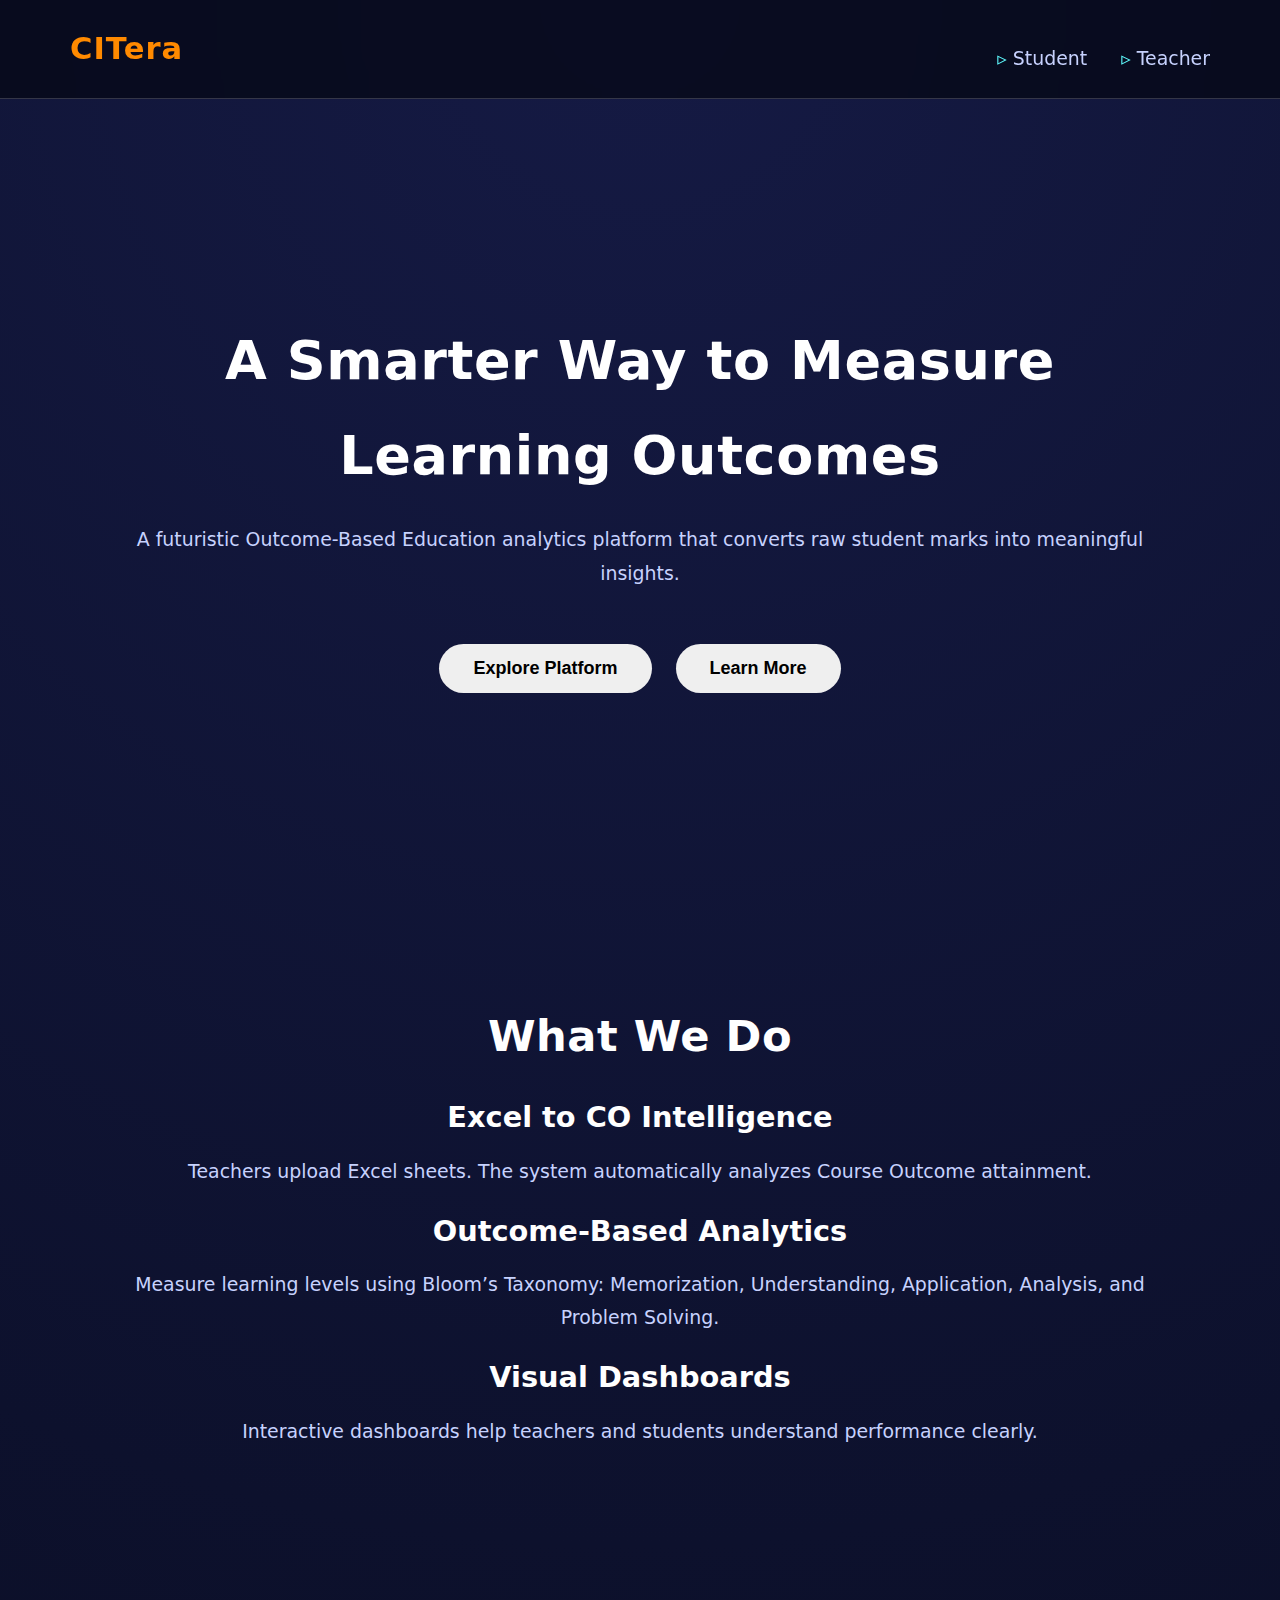
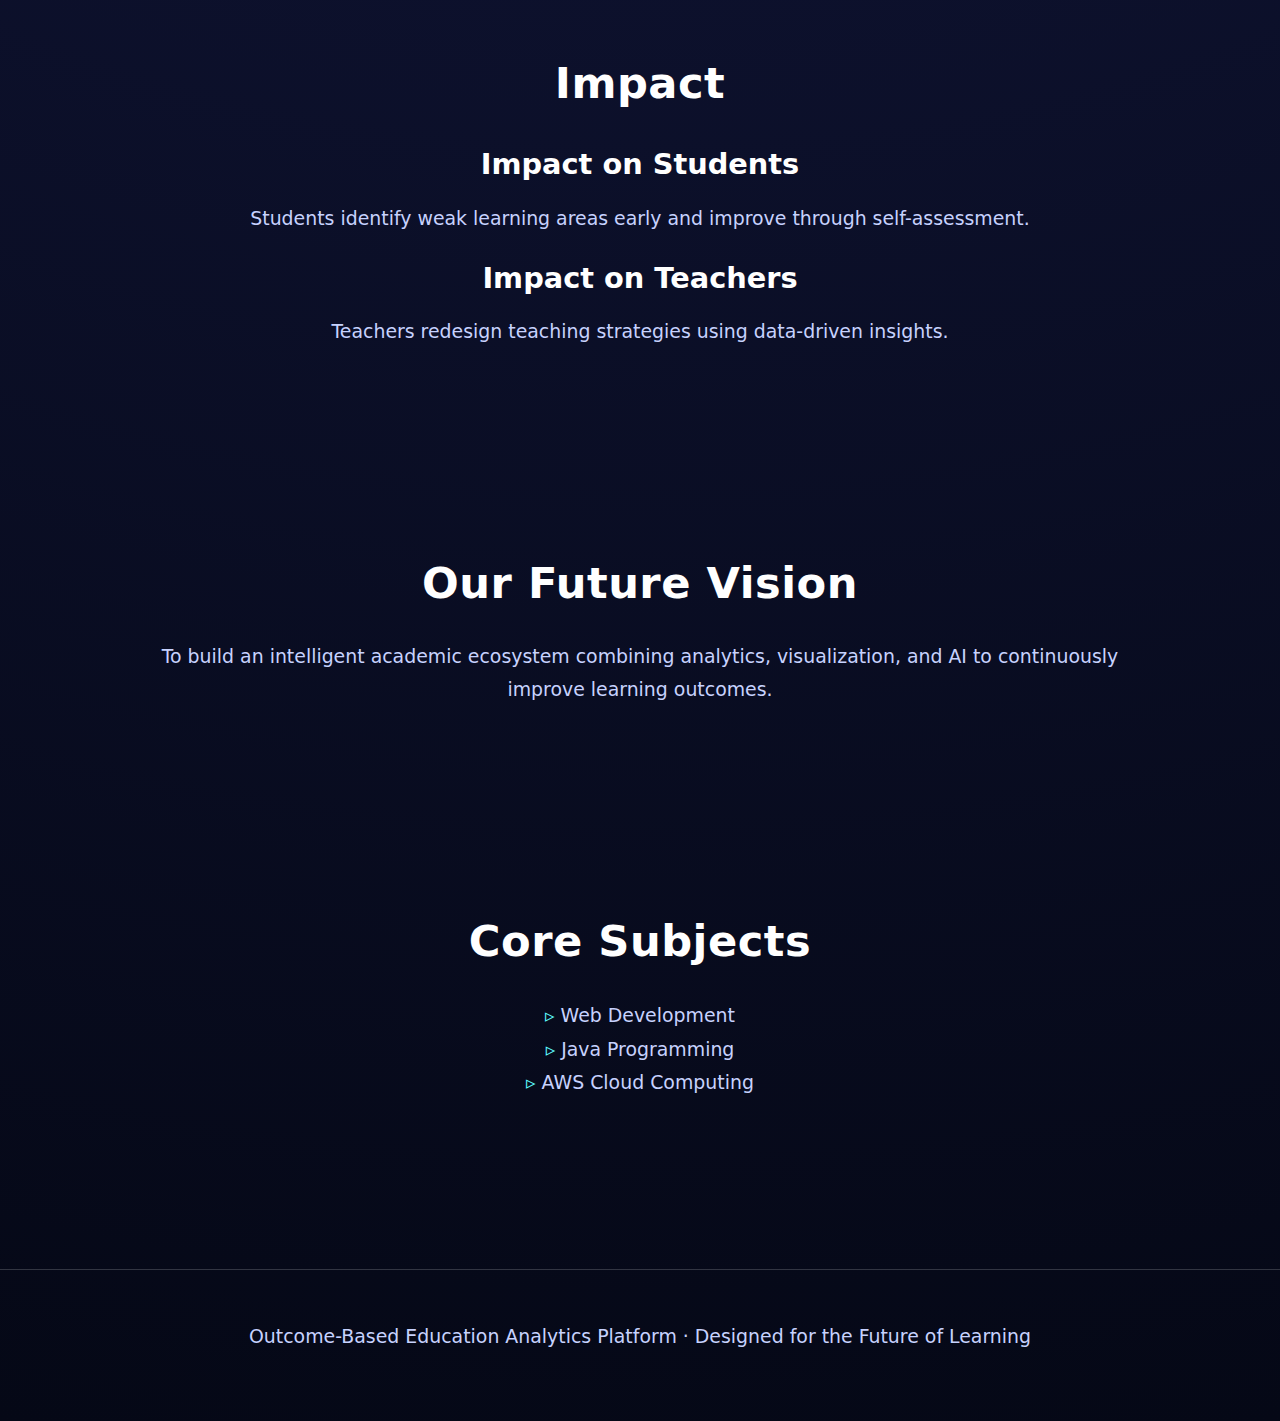
<file: index.html>
<!DOCTYPE html>
<html lang="en">

<head>
    <meta charset="UTF-8">
    <title>OBE Analytics Platform</title>
    <link rel="stylesheet" href="styleindex.css">
</head>

<body class="home">

    <!-- Navigation -->
    <header>
        <nav>
            <div class="logo">CITera</div>
            <ul class="nav-links">
                <li><a href="student.html">Student</a></li>
                <li><a href="teacher.html">Teacher</a></li>

            </ul>
        </nav>
    </header>

    <!-- Hero Section -->
    <section class="hero">
        <h1>A Smarter Way to Measure Learning Outcomes</h1>
        <p>
            A futuristic Outcome-Based Education analytics platform that converts
            raw student marks into meaningful insights.
        </p>
        <div class="hero-actions">
            <button>Explore Platform</button>
            <button>Learn More</button>
        </div>
    </section>

    <!-- What We Do -->
    <section class="what-we-do">
        <h2>What We Do</h2>

        <article>
            <h3>Excel to CO Intelligence</h3>
            <p>
                Teachers upload Excel sheets. The system automatically analyzes
                Course Outcome attainment.
            </p>
        </article>

        <article>
            <h3>Outcome-Based Analytics</h3>
            <p>
                Measure learning levels using Bloom’s Taxonomy:
                Memorization, Understanding, Application, Analysis, and Problem Solving.
            </p>
        </article>

        <article>
            <h3>Visual Dashboards</h3>
            <p>
                Interactive dashboards help teachers and students understand
                performance clearly.
            </p>
        </article>
    </section>

    <!-- Impact -->
    <section class="impact">
        <h2>Impact</h2>

        <div class="impact-student">
            <h3>Impact on Students</h3>
            <p>
                Students identify weak learning areas early and improve through
                self-assessment.
            </p>
        </div>

        <div class="impact-teacher">
            <h3>Impact on Teachers</h3>
            <p>
                Teachers redesign teaching strategies using data-driven insights.
            </p>
        </div>
    </section>

    <!-- Future Vision -->
    <section class="future-vision">
        <h2>Our Future Vision</h2>
        <p>
            To build an intelligent academic ecosystem combining analytics,
            visualization, and AI to continuously improve learning outcomes.
        </p>
    </section>

    <!-- Subjects -->
    <section class="subjects">
        <h2>Core Subjects</h2>
        <ul>
            <li>Web Development</li>
            <li>Java Programming</li>
            <li>AWS Cloud Computing</li>
        </ul>
    </section>

    <!-- Footer -->
    <footer>
        <p>
            Outcome-Based Education Analytics Platform · Designed for the Future of Learning
        </p>
    </footer>

</body>

</html>
</file>
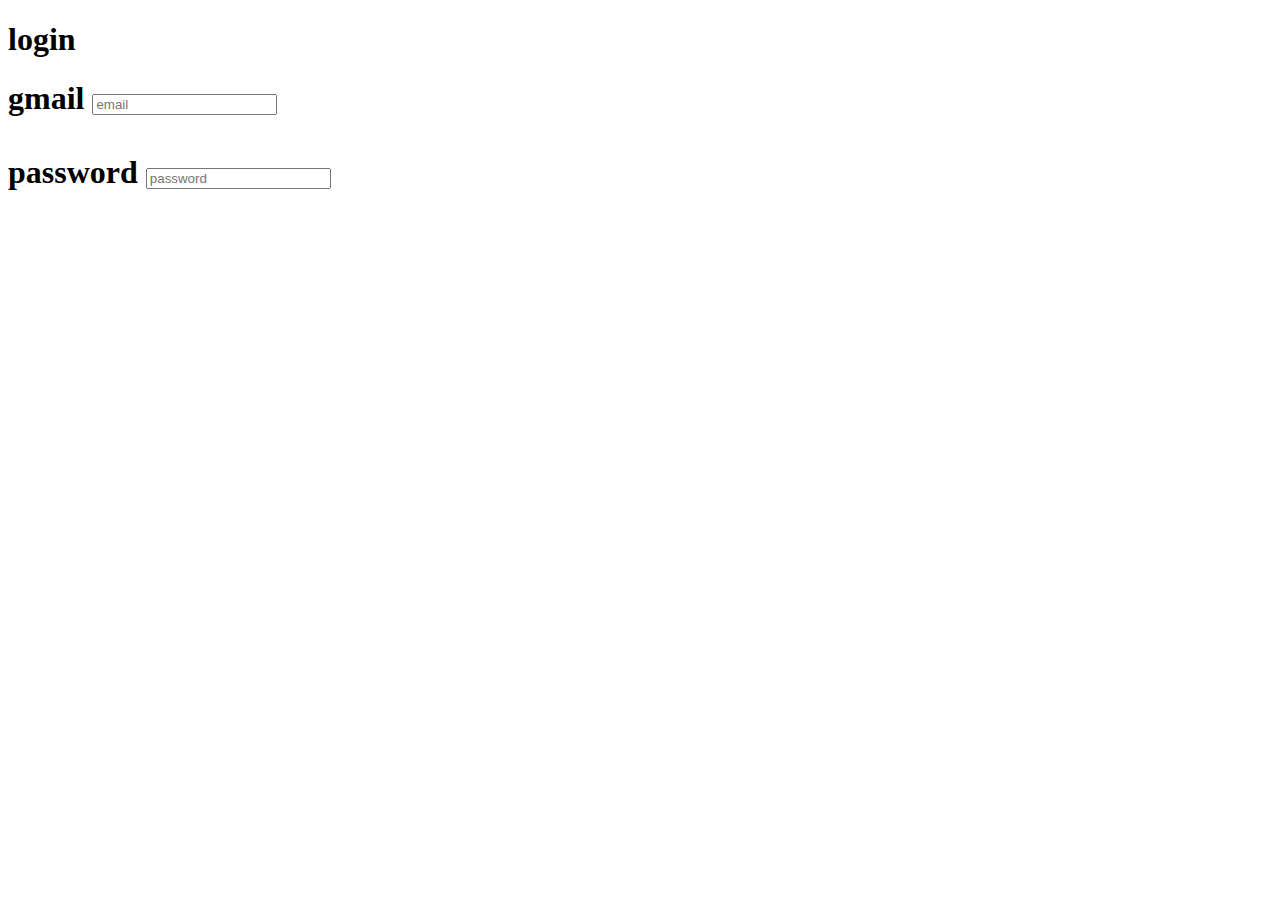
<file: login.html>
<!DOCTYPE html>
<html>

<head>
    <title>login</title>
    <link rel="style" href="styleindex.css">
</head>

<body>
    <h1>login<h1>
            <form>
                <label>gmail</label>
                <input type="email" id="email" placeholder="email">
                <br><br>

                <label>password</label>
                <input type="password" id="password" placeholder="password">
            </form>

</body>

</html>
</file>
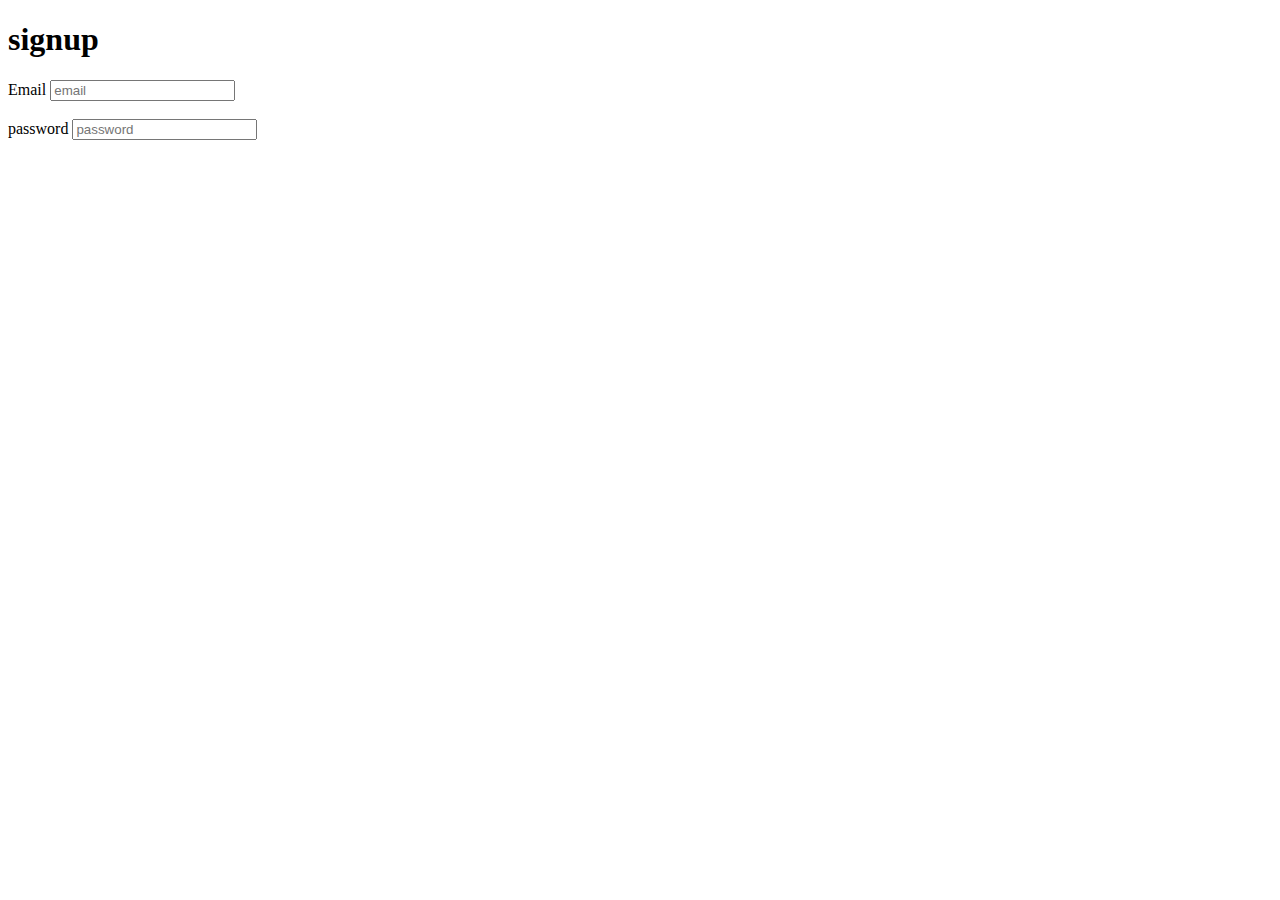
<file: signup.html>
<!DOCTYPE html>
<html>

<head>
    <title>login</title>
    <link rel="style" href="styleindex.css">
</head>

<body>
    <h1>signup</h1>
    <label for="email">Email</label>
    <input id="email" type="email" placeholder="email">
    <br><br>
    <label for="password">password</label>
    <input type="password" id="password" placeholder="password">
</body>

</html>
</file>
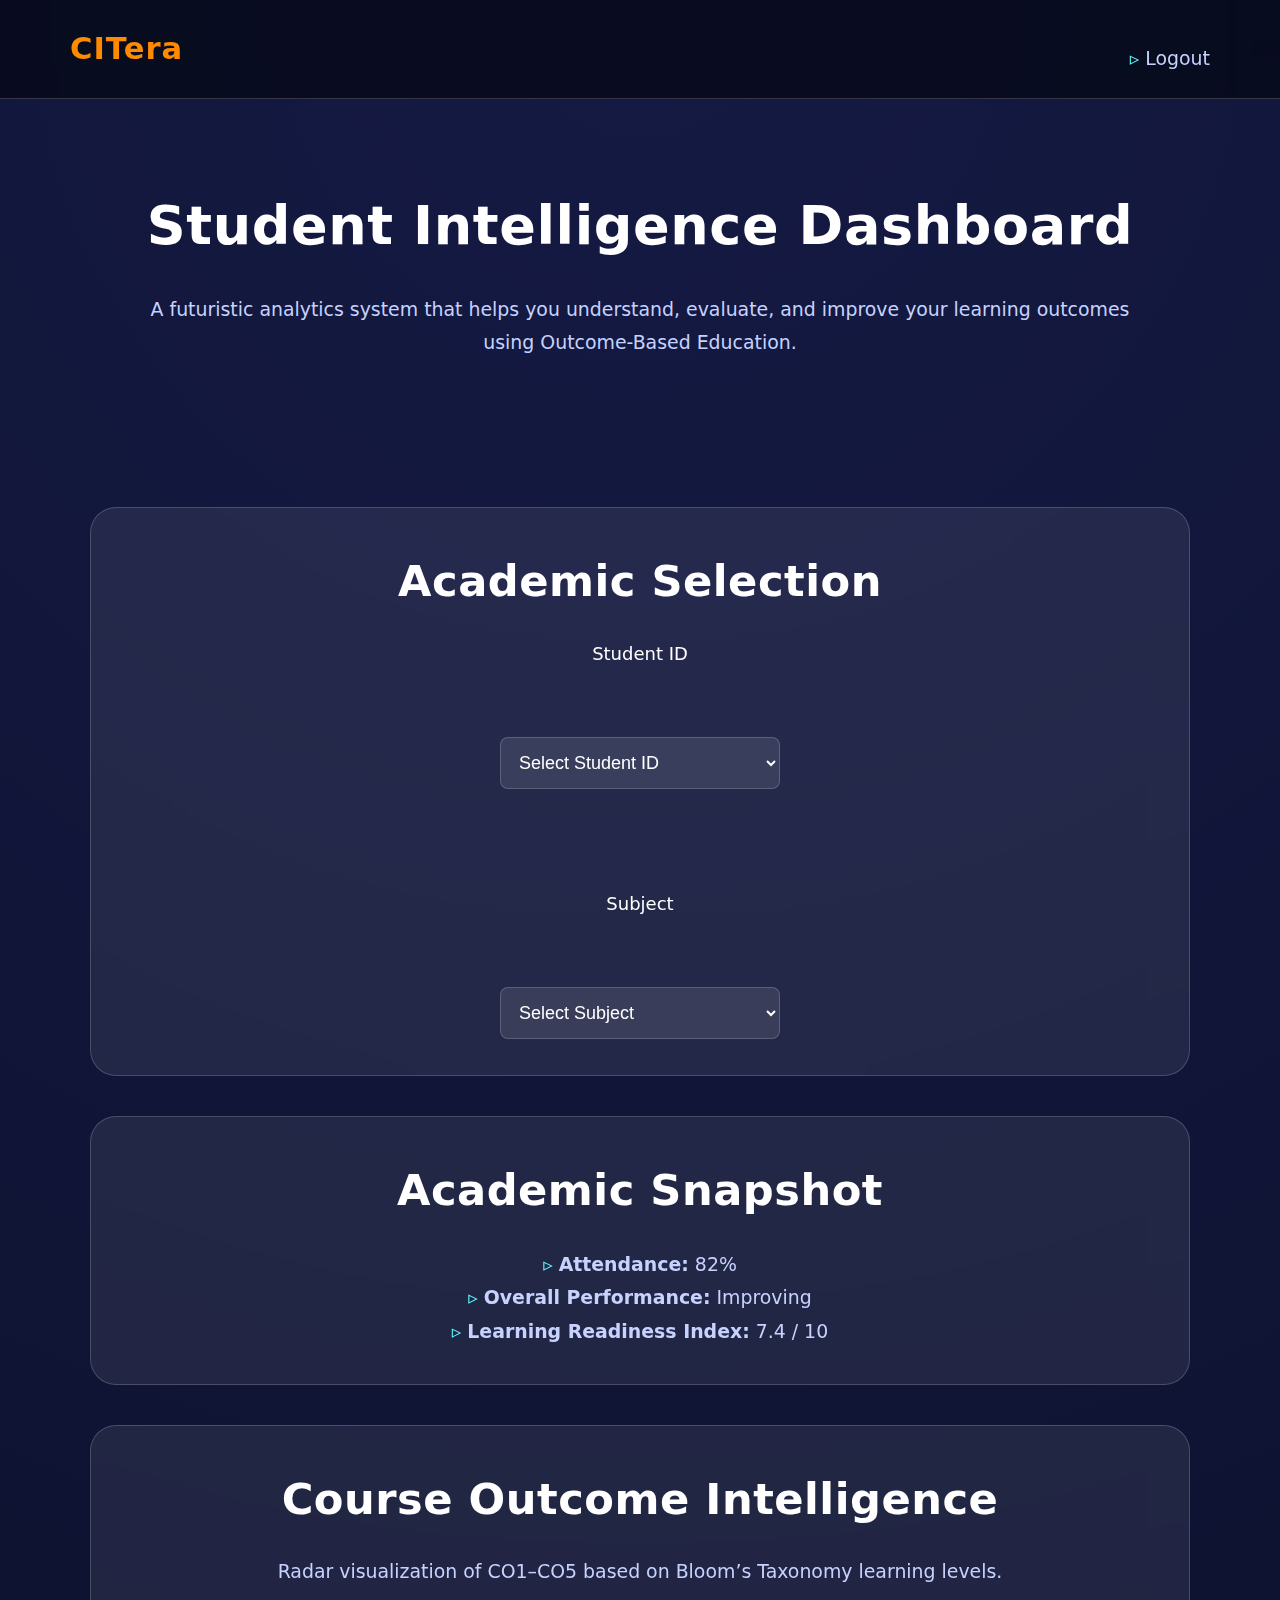
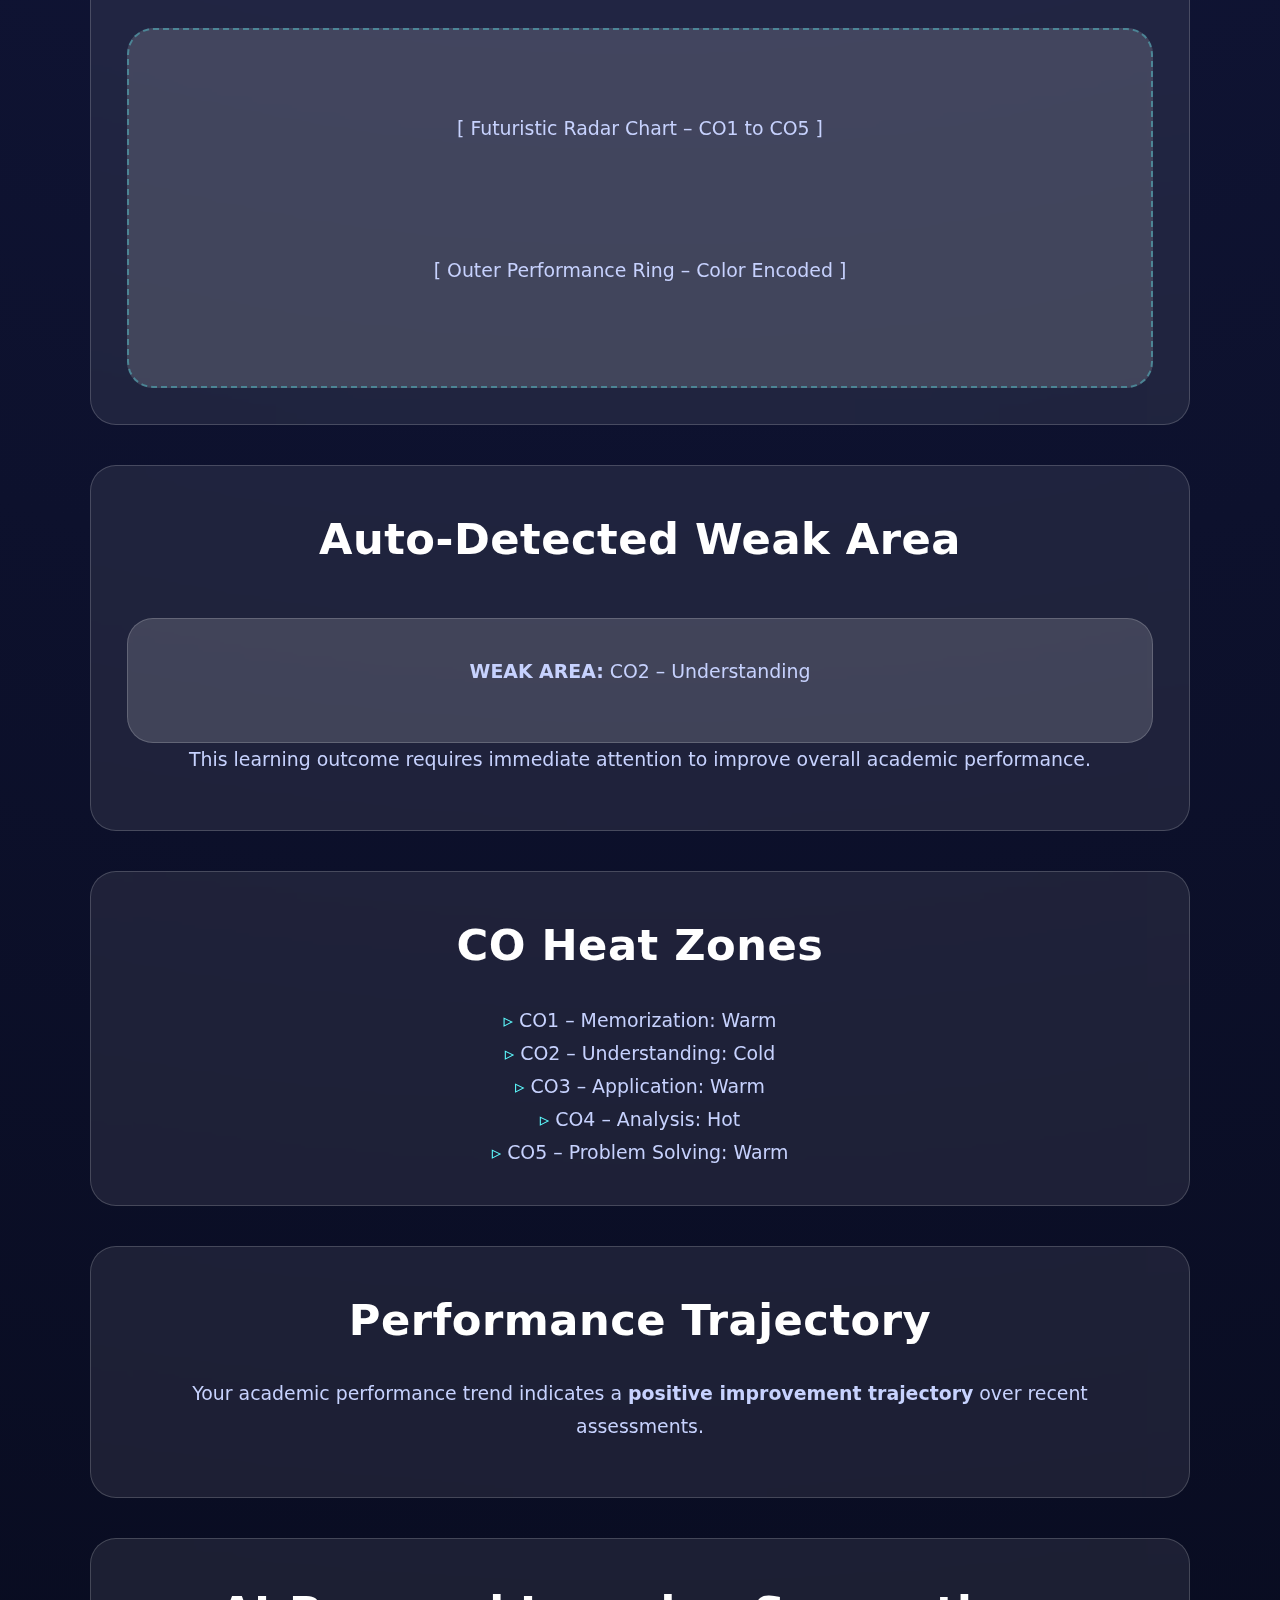
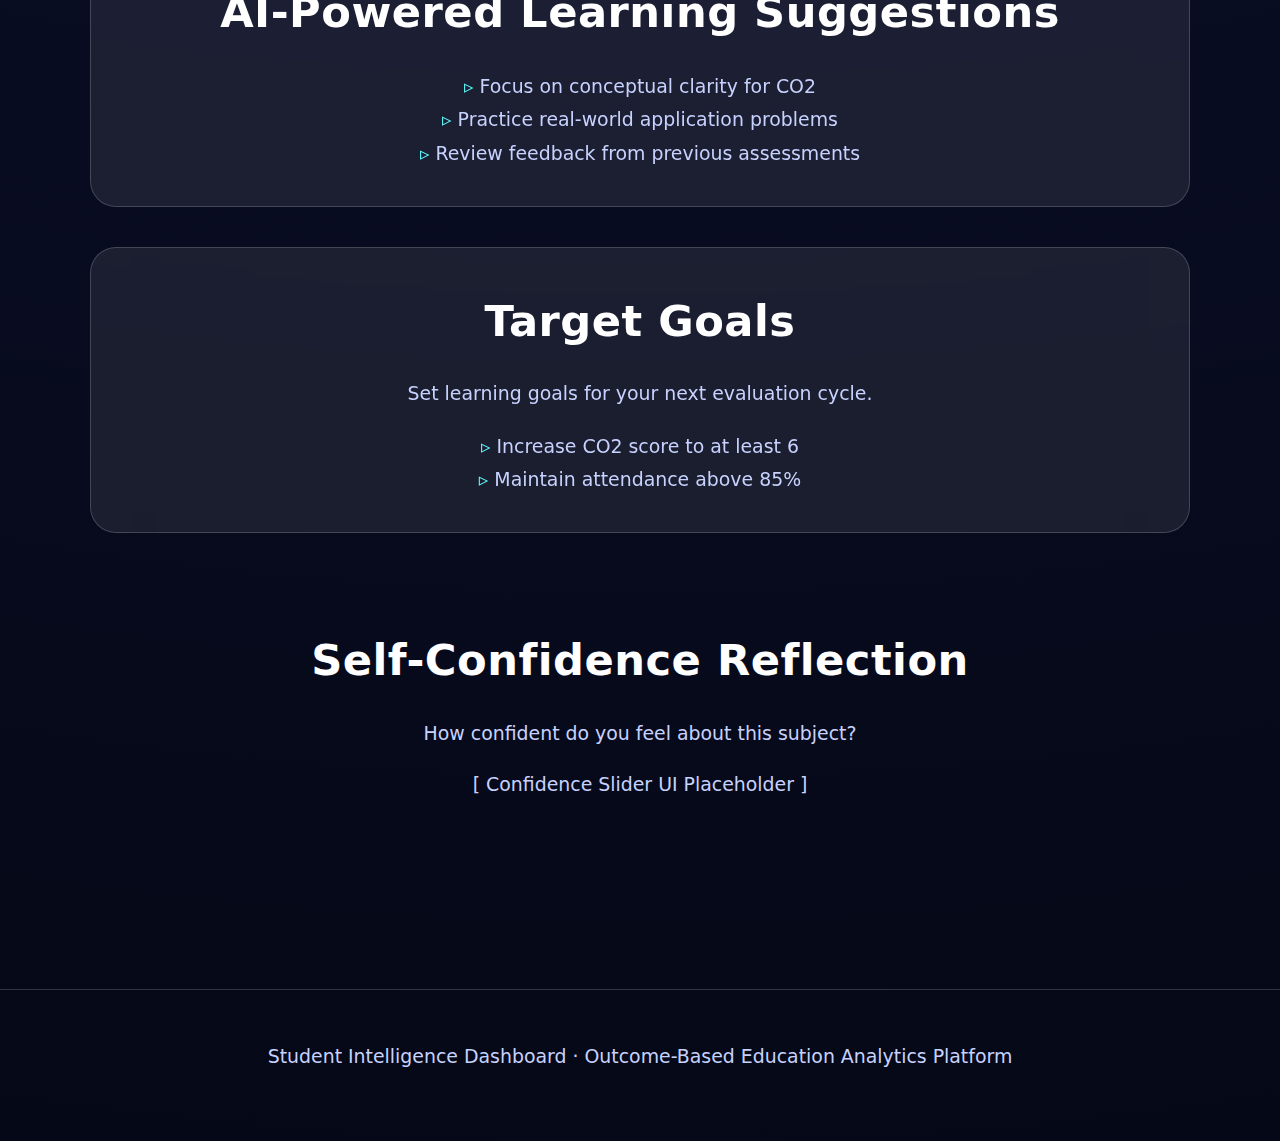
<file: student.html>
<!DOCTYPE html>
<html lang="en">

<head>
    <meta charset="UTF-8">
    <title>Student Dashboard | OBE Analytics</title>
    <link rel="stylesheet" href="styleindex.css">
</head>

<body class="student-dashboard">

    <!-- ============ NAVIGATION ============ -->
    <header>
        <nav>
            <div class="logo">CITera</div>
            <ul class="nav-links">

                <li><a href="index.html">Logout</a></li>
            </ul>
        </nav>
    </header>

    <!-- ============ PAGE INTRO ============ -->
    <section class="dashboard-header">
        <h1>Student Intelligence Dashboard</h1>
        <p>
            A futuristic analytics system that helps you understand, evaluate,
            and improve your learning outcomes using Outcome-Based Education.
        </p>
    </section>

    <!-- ============ SELECTION PANEL ============ -->
    <section class="selection-panel">
        <h2>Academic Selection</h2>

        <form>
            <label>Student ID</label><br>
            <select>
                <option>Select Student ID</option>
                <option>STU001</option>
                <option>STU002</option>
            </select>

            <br><br>

            <label>Subject</label><br>
            <select>
                <option>Select Subject</option>
                <option>Web Development</option>
                <option>Java Programming</option>
                <option>AWS Cloud Computing</option>
            </select>
        </form>
    </section>

    <!-- ============ STUDENT STATUS ============ -->
    <section class="student-status">
        <h2>Academic Snapshot</h2>

        <ul>
            <li><strong>Attendance:</strong> 82%</li>
            <li><strong>Overall Performance:</strong> Improving</li>
            <li><strong>Learning Readiness Index:</strong> 7.4 / 10</li>
        </ul>
    </section>

    <!-- ============ CO RADAR ANALYTICS ============ -->
    <section class="co-analytics">
        <h2>Course Outcome Intelligence</h2>

        <p>
            Radar visualization of CO1–CO5 based on Bloom’s Taxonomy learning levels.
        </p>

        <div class="chart-placeholder">
            <p>[ Futuristic Radar Chart – CO1 to CO5 ]</p>
            <p>[ Outer Performance Ring – Color Encoded ]</p>
        </div>
    </section>

    <!-- ============ WEAK CO AI DETECTION ============ -->
    <section class="weak-co">
        <h2>Auto-Detected Weak Area</h2>

        <div class="alert-box">
            <p><strong>WEAK AREA:</strong> CO2 – Understanding</p>
        </div>

        <p>
            This learning outcome requires immediate attention to
            improve overall academic performance.
        </p>
    </section>

    <!-- ============ CO HEAT ZONES ============ -->
    <section class="co-heatmap">
        <h2>CO Heat Zones</h2>

        <ul>
            <li>CO1 – Memorization: Warm</li>
            <li>CO2 – Understanding: Cold</li>
            <li>CO3 – Application: Warm</li>
            <li>CO4 – Analysis: Hot</li>
            <li>CO5 – Problem Solving: Warm</li>
        </ul>
    </section>

    <!-- ============ PERFORMANCE TRAJECTORY ============ -->
    <section class="trajectory">
        <h2>Performance Trajectory</h2>

        <p>
            Your academic performance trend indicates a
            <strong>positive improvement trajectory</strong>
            over recent assessments.
        </p>
    </section>

    <!-- ============ AI LEARNING SUGGESTIONS ============ -->
    <section class="ai-suggestions">
        <h2>AI-Powered Learning Suggestions</h2>

        <ul>
            <li>Focus on conceptual clarity for CO2</li>
            <li>Practice real-world application problems</li>
            <li>Review feedback from previous assessments</li>
        </ul>
    </section>

    <!-- ============ GOAL SETTING ============ -->
    <section class="goal-setting">
        <h2>Target Goals</h2>

        <p>
            Set learning goals for your next evaluation cycle.
        </p>

        <ul>
            <li>Increase CO2 score to at least 6</li>
            <li>Maintain attendance above 85%</li>
        </ul>
    </section>

    <!-- ============ SELF-CONFIDENCE METER ============ -->
    <section class="confidence-meter">
        <h2>Self-Confidence Reflection</h2>

        <p>
            How confident do you feel about this subject?
        </p>

        <p>[ Confidence Slider UI Placeholder ]</p>
    </section>

    <!-- ============ FOOTER ============ -->
    <footer>
        <p>
            Student Intelligence Dashboard · Outcome-Based Education Analytics Platform
        </p>
    </footer>

</body>

</html>
</file>
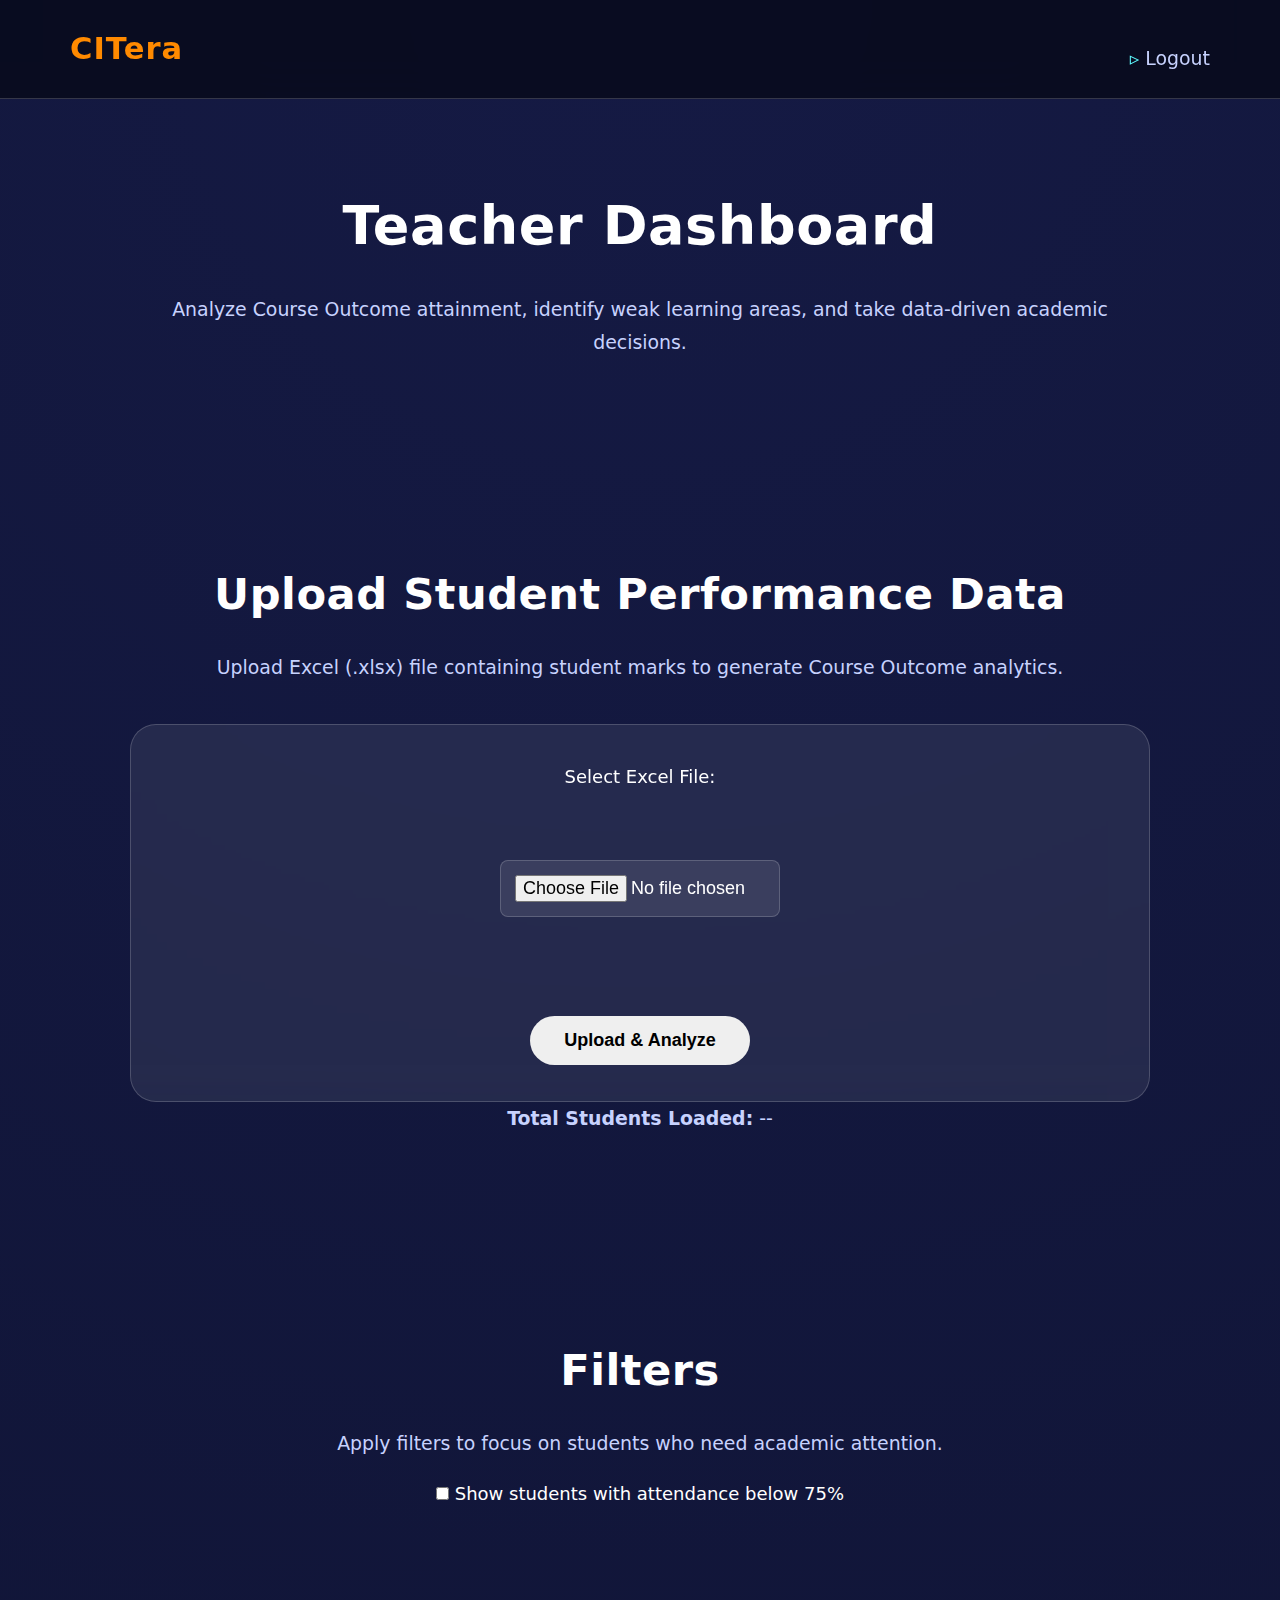
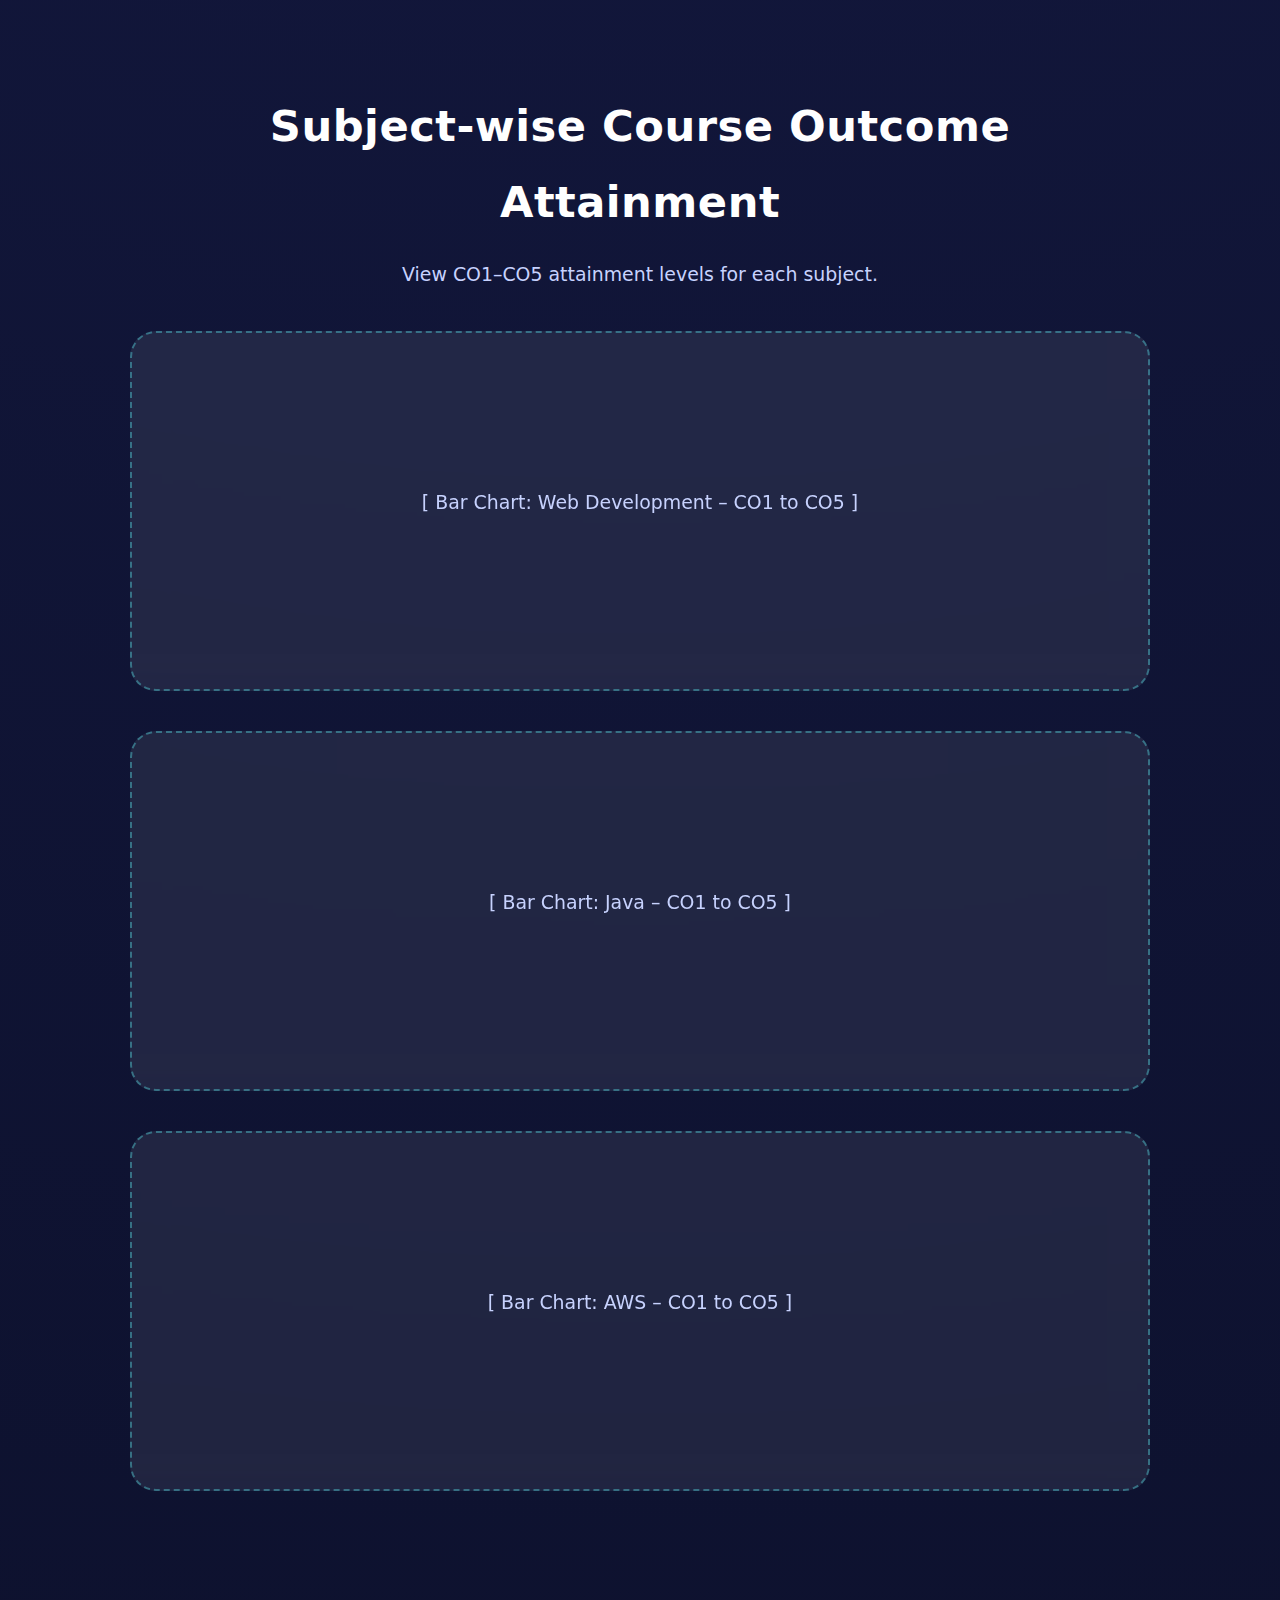
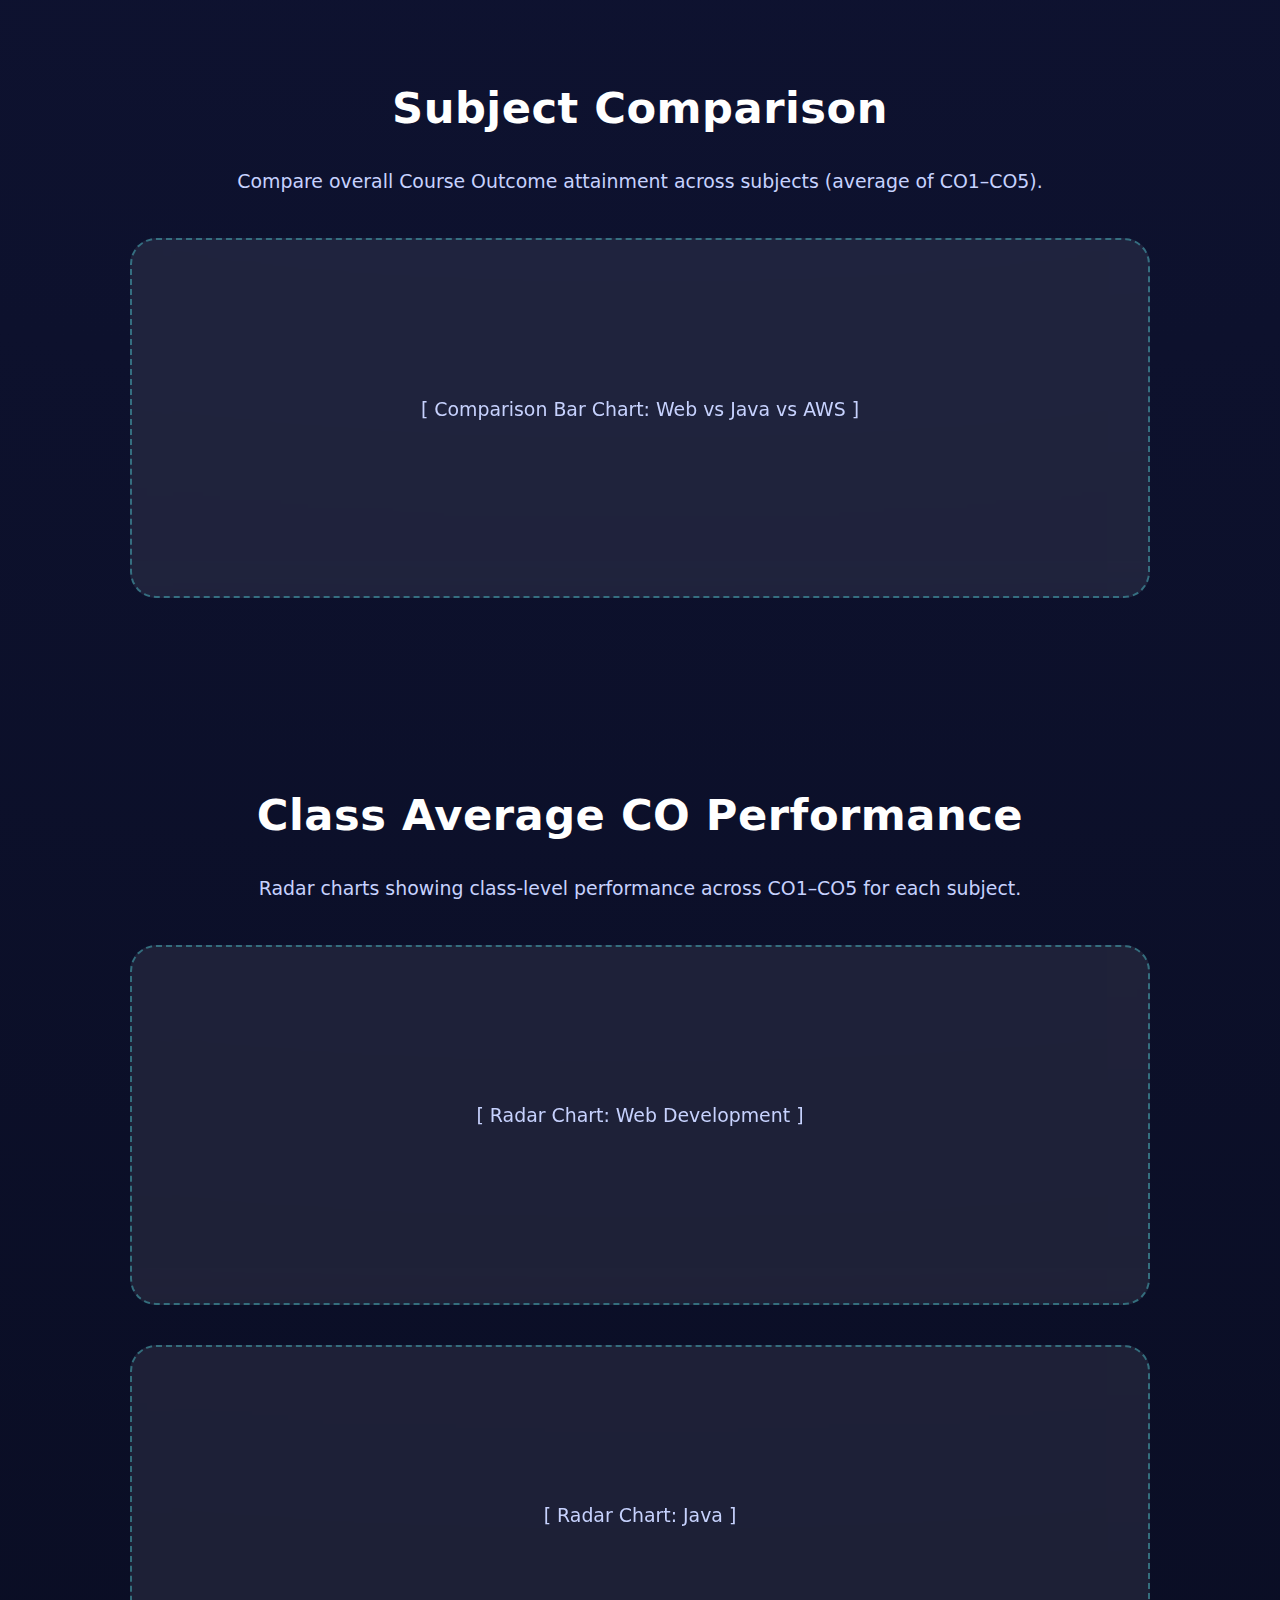
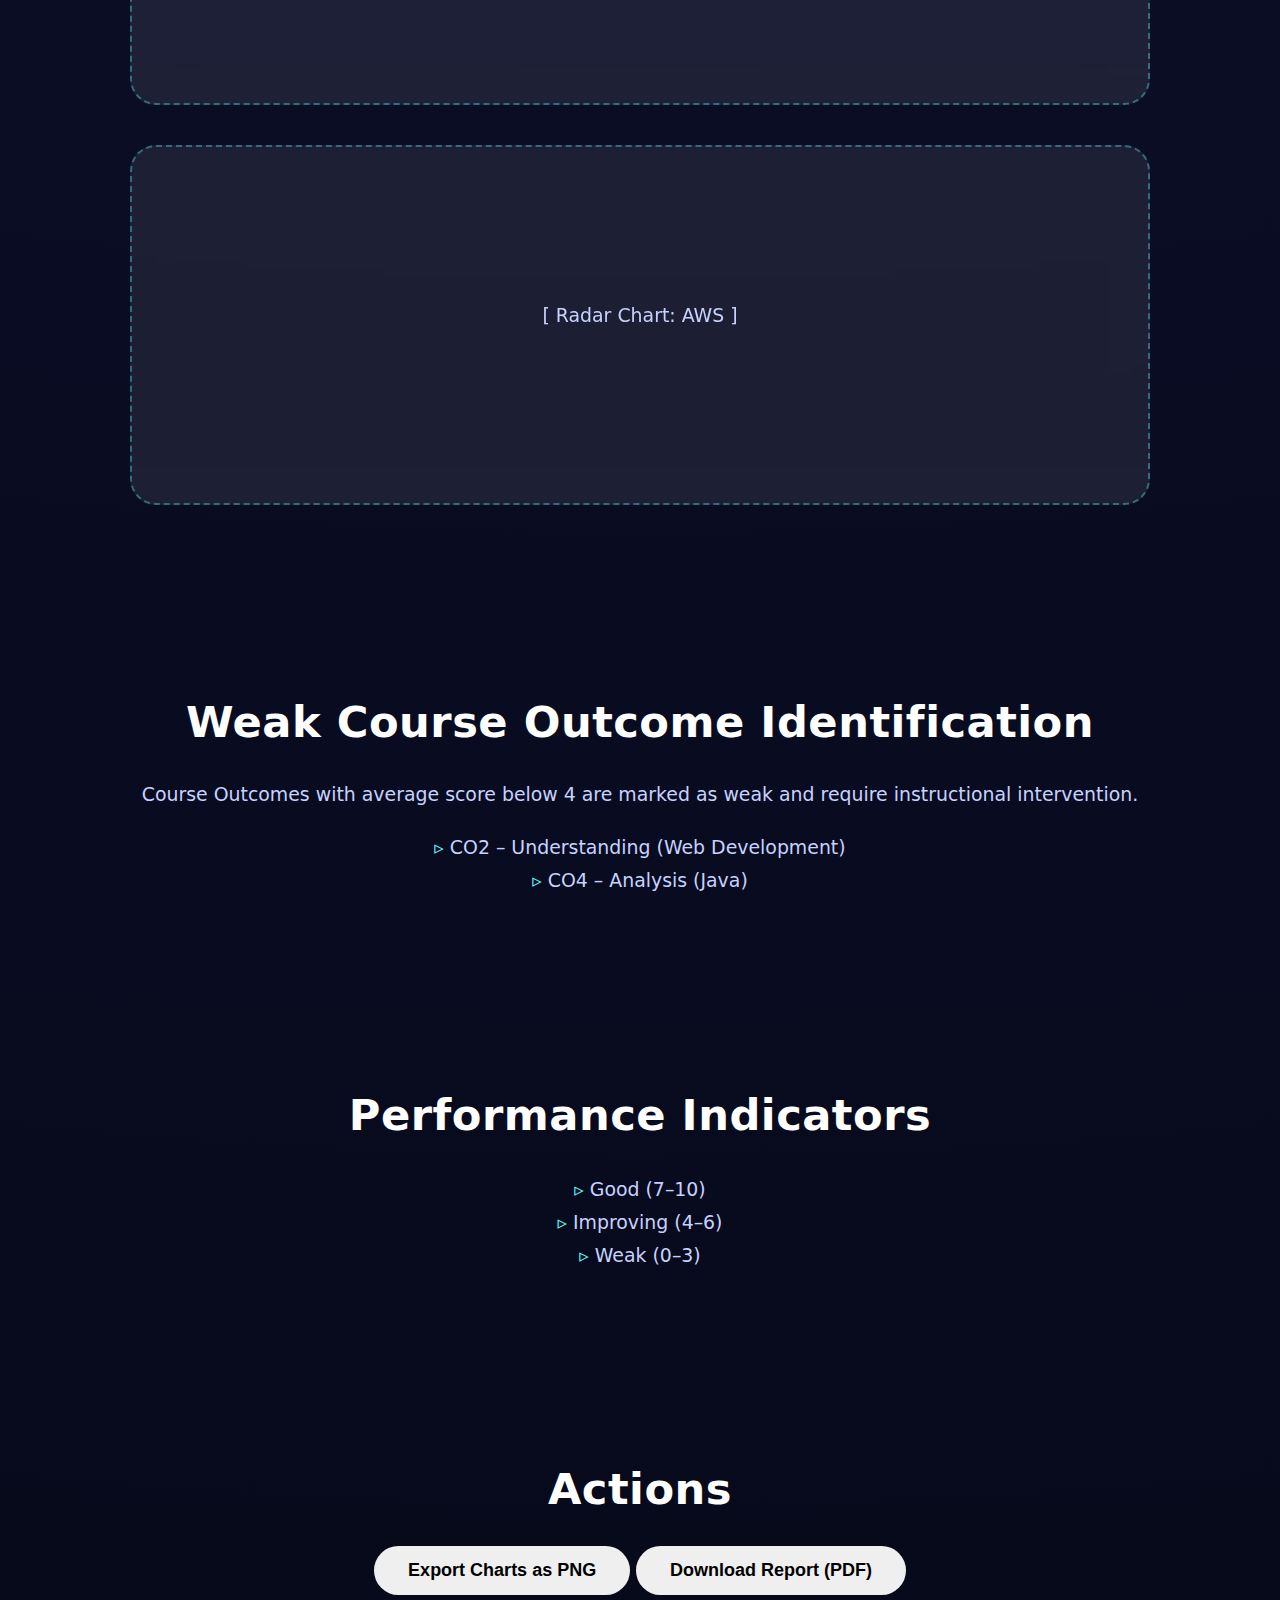
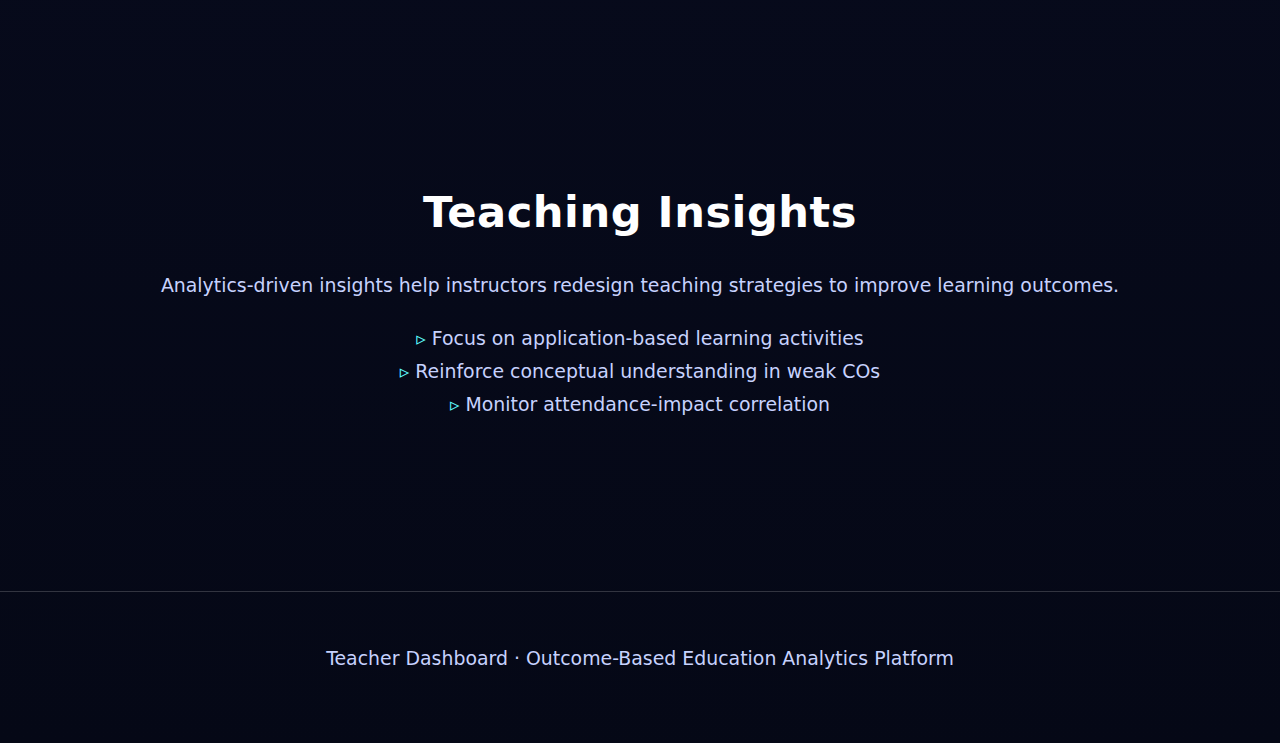
<file: teacher.html>
<!DOCTYPE html>
<html lang="en">

<head>
    <meta charset="UTF-8">
    <title>Teacher Dashboard | OBE Analytics</title>
    <link rel="stylesheet" href="styleindex.css">
</head>

<body class="teacher-dashboard">

    <!-- ================= NAVIGATION ================= -->
    <header>
        <nav>
            <div class="logo">CITera</div>

            <ul class="nav-links">

                <li><a href="index.html">Logout</a></li>
            </ul>
        </nav>
    </header>

    <!-- ================= PAGE HEADER ================= -->
    <section class="dashboard-header">
        <h1>Teacher Dashboard</h1>
        <p>
            Analyze Course Outcome attainment, identify weak learning areas,
            and take data-driven academic decisions.
        </p>
    </section>

    <!-- ================= EXCEL UPLOAD ================= -->
    <section class="data-upload">
        <h2>Upload Student Performance Data</h2>

        <p>
            Upload Excel (.xlsx) file containing student marks to generate
            Course Outcome analytics.
        </p>

        <form class="upload-form">
            <label for="excelFile">Select Excel File:</label><br>
            <input type="file" id="excelFile" accept=".xlsx"><br><br>
            <button type="button">Upload & Analyze</button>
        </form>

        <div class="upload-summary">
            <p><strong>Total Students Loaded:</strong> <span>--</span></p>
        </div>
    </section>

    <!-- ================= FILTERS ================= -->
    <section class="filters">
        <h2>Filters</h2>

        <p>
            Apply filters to focus on students who need academic attention.
        </p>

        <label>
            <input type="checkbox">
            Show students with attendance below 75%
        </label>
    </section>

    <!-- ================= SUBJECT-WISE CO ATTAINMENT ================= -->
    <section class="co-attainment">
        <h2>Subject-wise Course Outcome Attainment</h2>

        <p>
            View CO1–CO5 attainment levels for each subject.
        </p>

        <div class="chart-placeholder">
            <p>[ Bar Chart: Web Development – CO1 to CO5 ]</p>
        </div>

        <div class="chart-placeholder">
            <p>[ Bar Chart: Java – CO1 to CO5 ]</p>
        </div>

        <div class="chart-placeholder">
            <p>[ Bar Chart: AWS – CO1 to CO5 ]</p>
        </div>
    </section>

    <!-- ================= SUBJECT COMPARISON ================= -->
    <section class="subject-comparison">
        <h2>Subject Comparison</h2>

        <p>
            Compare overall Course Outcome attainment across subjects
            (average of CO1–CO5).
        </p>

        <div class="chart-placeholder">
            <p>[ Comparison Bar Chart: Web vs Java vs AWS ]</p>
        </div>
    </section>

    <!-- ================= CLASS AVERAGE RADAR ================= -->
    <section class="class-average">
        <h2>Class Average CO Performance</h2>

        <p>
            Radar charts showing class-level performance across CO1–CO5
            for each subject.
        </p>

        <div class="chart-placeholder">
            <p>[ Radar Chart: Web Development ]</p>
        </div>

        <div class="chart-placeholder">
            <p>[ Radar Chart: Java ]</p>
        </div>

        <div class="chart-placeholder">
            <p>[ Radar Chart: AWS ]</p>
        </div>
    </section>

    <!-- ================= WEAK CO HIGHLIGHT ================= -->
    <section class="weak-co-section">
        <h2>Weak Course Outcome Identification</h2>

        <p>
            Course Outcomes with average score below 4 are marked as weak
            and require instructional intervention.
        </p>

        <ul class="weak-co-list">
            <li>CO2 – Understanding (Web Development)</li>
            <li>CO4 – Analysis (Java)</li>
        </ul>
    </section>

    <!-- ================= PERFORMANCE INDICATORS ================= -->
    <section class="performance-indicators">
        <h2>Performance Indicators</h2>

        <ul>
            <li>Good (7–10)</li>
            <li>Improving (4–6)</li>
            <li>Weak (0–3)</li>
        </ul>
    </section>

    <!-- ================= ACTIONS ================= -->
    <section class="actions">
        <h2>Actions</h2>

        <button type="button">Export Charts as PNG</button>
        <button type="button">Download Report (PDF)</button>
    </section>

    <!-- ================= TEACHING INSIGHTS ================= -->
    <section class="teaching-insights">
        <h2>Teaching Insights</h2>

        <p>
            Analytics-driven insights help instructors redesign teaching
            strategies to improve learning outcomes.
        </p>

        <ul>
            <li>Focus on application-based learning activities</li>
            <li>Reinforce conceptual understanding in weak COs</li>
            <li>Monitor attendance-impact correlation</li>
        </ul>
    </section>

    <!-- ================= FOOTER ================= -->
    <footer>
        <p>
            Teacher Dashboard · Outcome-Based Education Analytics Platform
        </p>
    </footer>

</body>

</html>
</file>
<file: styleindex.css>
*,
*::before,
*::after {
    margin: 0;
    padding: 0;
    box-sizing: border-box;
}

html {
    font-size: 18px;
    scroll-behavior: smooth;
}

:root {
    --bg-primary: #050816;
    --bg-secondary: #0b1026;

    --card-bg: rgba(255, 255, 255, 0.08);
    --border-glass: rgba(255, 255, 255, 0.18);

    --neon-blue: #5efcff;
    --neon-orange: #ff8a00;
    --neon-purple: #9b5cff;

    --text-primary: #ffffff;
    --text-secondary: #c7d2fe;
    --text-muted: #9aa4c1;

    --good: #00ff9d;
    --improving: #ffcc00;
    --weak: #ff4d4d;

    --font-main: 'Poppins', system-ui, sans-serif;

    --blur-glass: blur(16px);
    --radius-xl: 26px;
    --radius-lg: 20px;
    --radius-md: 14px;
    --radius-sm: 8px;

    --transition-fast: 0.25s ease;
    --transition-medium: 0.45s ease;
}

body {
    font-family: var(--font-main);
    background: radial-gradient(circle at top, #151a44, var(--bg-primary));
    color: var(--text-primary);
    min-height: 100vh;
    line-height: 1.75;
}

/* ================= NAVBAR ================= */

header {
    position: sticky;
    top: 0;
    z-index: 1000;
}

nav {
    max-width: 1400px;
    margin: auto;
    display: flex;
    justify-content: space-between;
    align-items: center;
    padding: 22px 70px;
    background: rgba(5, 8, 22, 0.75);
    backdrop-filter: var(--blur-glass);
    border-bottom: 1px solid var(--border-glass);
}

.logo {
    font-size: 1.7rem;
    font-weight: 700;
    letter-spacing: 1px;
    color: var(--neon-orange);
}

.nav-links {
    display: flex;
    list-style: none;
    gap: 34px;
}

.nav-links a {
    text-decoration: none;
    font-size: 1.05rem;
    color: var(--text-secondary);
    position: relative;
    transition: var(--transition-fast);
}

.nav-links a::after {
    content: "";
    position: absolute;
    left: 50%;
    bottom: -8px;
    width: 0%;
    height: 2px;
    background: linear-gradient(90deg, var(--neon-blue), var(--neon-orange));
    transform: translateX(-50%);
    transition: width var(--transition-fast);
}

.nav-links a:hover {
    color: var(--text-primary);
}

.nav-links a:hover::after {
    width: 100%;
}

/* ================= SECTIONS ================= */

section {
    max-width: 1100px;
    margin: auto;
    padding: 90px 40px;
    text-align: center;
}

section h1 {
    font-size: 3rem;
    margin-bottom: 20px;
    letter-spacing: 0.6px;
}

section h2 {
    font-size: 2.4rem;
    margin-bottom: 18px;
    letter-spacing: 0.5px;
}

section h3 {
    font-size: 1.6rem;
    margin-bottom: 12px;
}

p {
    font-size: 1.05rem;
    color: var(--text-secondary);
    margin-bottom: 18px;
}

li {
    font-size: 1.05rem;
    color: var(--text-secondary);
}

/* ================= HERO ================= */

.hero {
    min-height: 90vh;
    display: flex;
    flex-direction: column;
    justify-content: center;
}

.hero-actions {
    margin-top: 36px;
    display: flex;
    justify-content: center;
    gap: 24px;
}

/* ================= BUTTONS ================= */

button {
    padding: 14px 34px;
    border-radius: 999px;
    border: none;
    cursor: pointer;
    font-size: 1rem;
    font-weight: 600;
    transition: var(--transition-fast);
}

button.primary {
    background: linear-gradient(135deg, var(--neon-orange), var(--neon-purple));
    color: #000;
}

button.secondary {
    background: transparent;
    border: 1px solid var(--border-glass);
    color: var(--text-primary);
}

button:hover {
    transform: scale(1.08);
    box-shadow: 0 0 24px rgba(94, 252, 255, 0.3);
}

/* ================= DASHBOARD HEADER ================= */

.dashboard-header {
    padding-top: 80px;
}

/* ================= CARDS & PANELS ================= */

.card,
.chart-placeholder,
.alert-box,
.upload-form,
.selection-panel,
.student-status,
.co-analytics,
.weak-co,
.co-heatmap,
.ai-suggestions,
.goal-setting,
.trajectory {
    background: var(--card-bg);
    border: 1px solid var(--border-glass);
    backdrop-filter: var(--blur-glass);
    border-radius: var(--radius-xl);
    padding: 36px;
    margin-top: 40px;
    transition: var(--transition-medium);
}

.card:hover,
.chart-placeholder:hover {
    transform: translateY(-10px);
    box-shadow: 0 0 45px rgba(94, 252, 255, 0.18);
}

/* ================= FORMS ================= */

form {
    display: flex;
    flex-direction: column;
    align-items: center;
    gap: 18px;
}

select,
input[type="file"] {
    width: 280px;
    padding: 14px;
    border-radius: var(--radius-sm);
    border: 1px solid var(--border-glass);
    background: rgba(255, 255, 255, 0.1);
    color: var(--text-primary);
    font-size: 1rem;
}

/* ================= CHART PLACEHOLDER ================= */

.chart-placeholder {
    min-height: 360px;
    display: grid;
    place-items: center;
    border: 2px dashed rgba(94, 252, 255, 0.35);
    color: var(--text-muted);
}

/* ================= STATUS COLORS ================= */

.good {
    color: var(--good);
}

.improving {
    color: var(--improving);
}

.weak {
    color: var(--weak);
}

/* ================= LISTS ================= */

ul {
    list-style: none;
    margin-top: 20px;
}

ul li::before {
    content: "▹ ";
    color: var(--neon-blue);
}

/* ================= FOOTER ================= */

footer {
    margin-top: 80px;
    padding: 50px 20px;
    text-align: center;
    color: var(--text-muted);
    border-top: 1px solid var(--border-glass);
}

/* ================= RESPONSIVE ================= */

@media (max-width: 900px) {
    section {
        padding: 70px 24px;
    }

    section h1 {
        font-size: 2.4rem;
    }

    section h2 {
        font-size: 2rem;
    }
}
</file>
